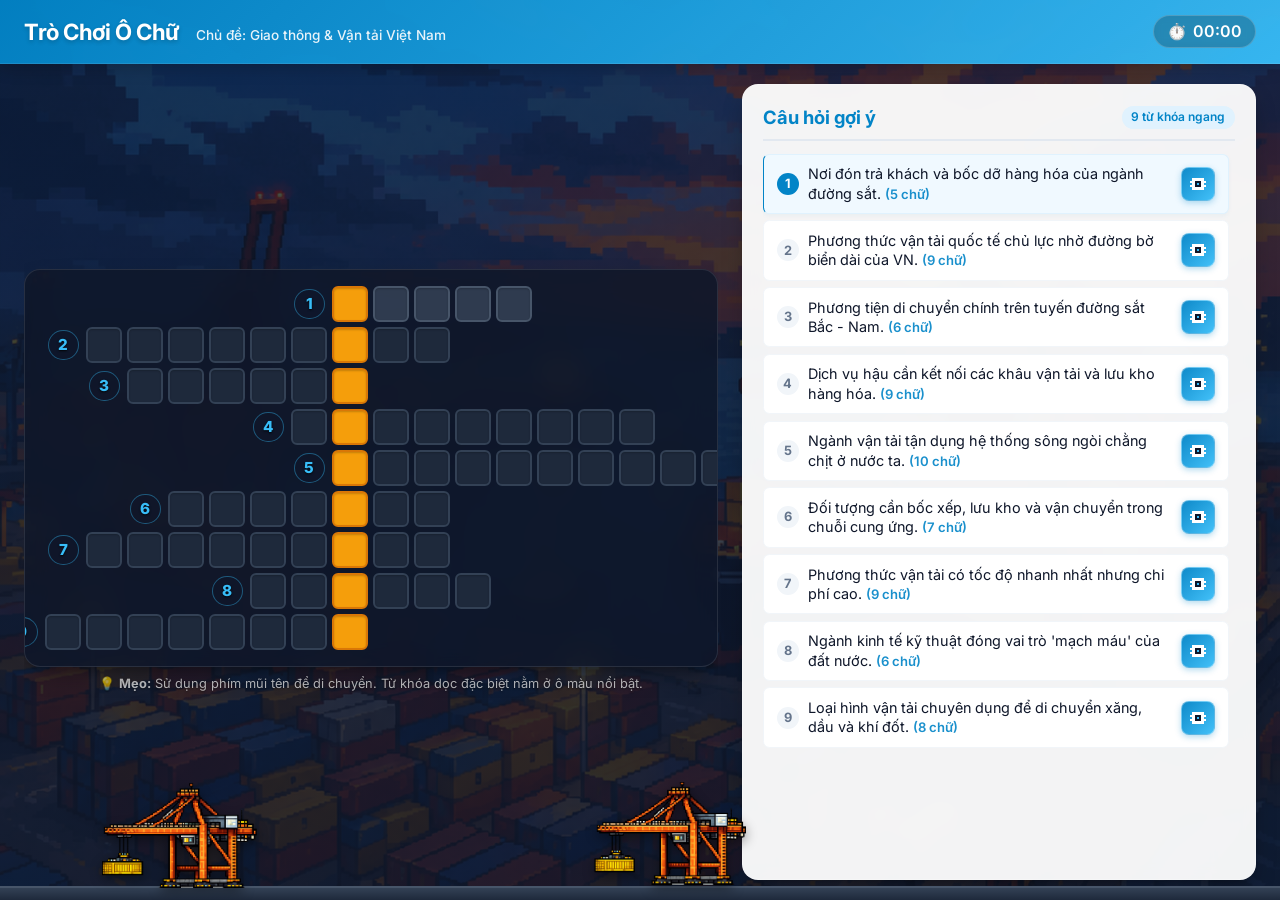
<file: index.html>
<!DOCTYPE html>
<html lang="vi">
<head>
    <meta charset="UTF-8">
    <meta name="viewport" content="width=device-width, initial-scale=1.0">
    <title>Trò chơi Ô chữ - Chủ đề Giao thông Vận tải</title>
    <meta name="description" content="Trò chơi giải ô chữ trực tuyến tương tác với từ khóa ẩn chủ đề Giao thông Vận tải tại Việt Nam. Thiết kế cao cấp, tối ưu UX cho gõ tiếng Việt.">
    <!-- Nạp phông chữ Inter từ Google Fonts để mang lại trải nghiệm typography hiện đại, cao cấp -->
    <link rel="preconnect" href="https://fonts.googleapis.com">
    <link rel="preconnect" href="https://fonts.gstatic.com" crossorigin>
    <link href="https://fonts.googleapis.com/css2?family=Inter:wght@400;500;600;700&display=swap" rel="stylesheet">
    <!-- Liên kết tệp định dạng CSS -->
    <link rel="stylesheet" href="style.css">
</head>
<body>
    <!-- Phần tiêu đề trang web sử dụng màu sắc nhấn Sky-blue -->
    <header class="app-header">
        <div class="header-content">
            <h1>Trò Chơi Ô Chữ</h1>
            <p class="subtitle">Chủ đề: Giao thông & Vận tải Việt Nam</p>
        </div>
        <!-- Bộ đếm thời gian thực của trò chơi -->
        <div class="timer-container">
            <span class="timer-icon">⏱️</span>
            <span id="timer-display">00:00</span>
        </div>
    </header>

    <!-- Khu vực nội dung chính của trò chơi -->
    <main class="app-main">
        <!-- Vùng chứa bảng lưới ô chữ (Sẽ được tạo động bằng JavaScript) -->
        <section class="grid-section">
            <div class="grid-wrapper">
                <div id="crossword-grid" class="crossword-grid" role="grid" aria-label="Bảng ô chữ">
                    <!-- Các hàng và ô chữ sẽ được thêm tự động tại đây -->
                </div>
            </div>
            <div class="grid-instructions">
                <p>💡 <strong>Mẹo:</strong> Sử dụng phím mũi tên để di chuyển. Từ khóa dọc đặc biệt nằm ở ô màu nổi bật.</p>
            </div>
        </section>

        <!-- Vùng chứa danh sách các câu hỏi gợi ý (Clues) -->
        <section class="clues-section">
            <div class="clues-header">
                <h2>Câu hỏi gợi ý</h2>
                <span class="clues-count">9 từ khóa ngang</span>
            </div>
            <ol id="clues-list" class="clues-list">
                <!-- Danh sách câu hỏi sẽ được render tự động qua JavaScript -->
            </ol>
        </section>
    </main>

    <!-- Footer chứa nút chức năng gỡ lỗi (Debug Mode) -->
    <footer class="app-footer">
        <button id="btn-debug-solve" class="btn-debug" title="Điền toàn bộ đáp án chính xác để kiểm tra trò chơi">
            ⚡ Solve All (Debug)
        </button>
    </footer>

    <!-- Khu vực hoạt họa đáy trang web: Bãi cảng biển logistics sử dụng hình ảnh thực tế chất lượng cao -->
    <!-- Gồm: Cần cẩu tĩnh/động và các xe container di chuyển đúng chiều tiến về phía trước (Các container tĩnh đã được gỡ bỏ theo yêu cầu) -->
    <div class="seaport-assets-container" aria-hidden="true">
        <!-- Đường nền/cầu cảng logistics -->
        <div class="seaport-ground"></div>
        
        <!-- Ghi chú: Các hình ảnh container tĩnh loại 1 và loại 2 đã được gỡ bỏ theo yêu cầu của người dùng -->

        <!-- 2 Cần cẩu tĩnh (file PNG) bố trí ở vị trí cố định bên trái và bên phải -->
        <div class="port-asset static-crane crane-pos-left">
            <img src="Image/Cần_cẩu.png" alt="Cần cẩu tĩnh" loading="lazy">
        </div>

        <!-- 1 Cần cẩu hoạt động (file GIF) đặt ở khu vực trung tâm giữa bãi cảng -->
        <div class="port-asset active-crane-gif">
            <img src="Image/Cần_cẩu.gif" alt="Cần cẩu hoạt động" loading="lazy">
        </div>

        <!-- Xe container số 1 di chuyển từ trái sang phải (áp dụng lật scaleX(-1) để quay đầu xe sang phải tiến về phía trước) -->
        <div class="port-asset moving-truck truck-lane-1">
            <img src="Image/Xe_Container.png" alt="Xe container di chuyển" class="truck-facing-right" loading="lazy">
        </div>

        <!-- Xe container số 2 di chuyển từ phải sang trái (giữ nguyên scaleX(1) do ảnh gốc hướng trái để xe tiến về phía trước) -->
        <div class="port-asset moving-truck truck-lane-2">
            <img src="Image/Xe_Container.png" alt="Xe container di chuyển" class="truck-facing-left" loading="lazy">
        </div>
    </div>

    <!-- Màn hình Modal chúc mừng hiển thị khi người dùng hoàn thành toàn bộ ô chữ -->
    <div id="victory-modal" class="modal-overlay hidden" role="dialog" aria-modal="true" aria-labelledby="modal-title">
        <div class="modal-content">
            <div class="modal-header">
                <div class="trophy-icon">🏆</div>
                <h2 id="modal-title">Chúc Mừng!</h2>
            </div>
            <div class="modal-body">
                <p>Bạn đã xuất sắc giải mã toàn bộ ô chữ và tìm ra từ khóa ẩn:</p>
                <div class="keyword-reveal">GIAO THÔNG</div>
                <div class="stats-box">
                    <span class="stats-label">Thời gian hoàn thành:</span>
                    <span id="final-time" class="stats-value">00:00</span>
                </div>
            </div>
            <div class="modal-footer">
                <button id="btn-retry" class="btn-primary">🔄 Chơi lại ngay</button>
            </div>
        </div>
    </div>

    <!-- Nạp tệp mã logic JavaScript -->
    <script src="script.js"></script>
</body>
</html>
</file>
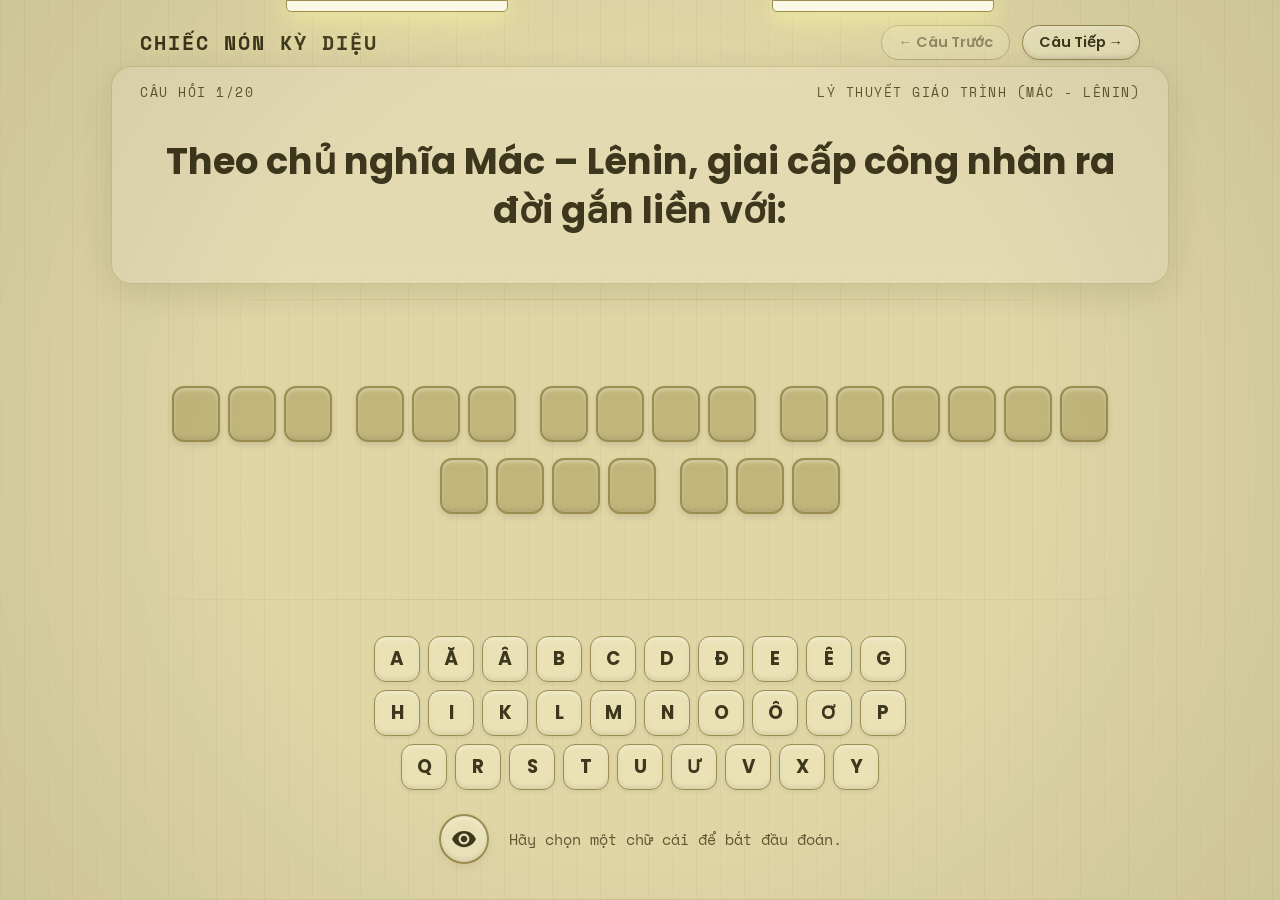
<file: cnkd.html>
<!DOCTYPE html>
<html lang="vi">
<head>
    <meta charset="UTF-8">
    <meta name="viewport" content="width=device-width, initial-scale=1.0">
    <title>Chiếc Nón Kỳ Diệu - Backroom Level 0</title>
    <!-- Google Fonts: Nhập phông chữ Poppins (như trên Canva) và Space Mono cho phong cách cổ điển -->
    <link rel="preconnect" href="https://fonts.googleapis.com">
    <link rel="preconnect" href="https://fonts.gstatic.com" crossorigin>
    <link href="https://fonts.googleapis.com/css2?family=Poppins:wght@300;400;500;600;700;800&family=Space+Mono:ital,wght@0,400;0,700;1,400;1,700&display=swap" rel="stylesheet">
    <style>
        /* --- DESIGN SYSTEM: BACKROOM LEVEL 0 THEME --- */
        :root {
            /* Tông màu vàng úa dán tường ẩm mốc đặc trưng */
            --bg-base: #dfd5a5;
            --bg-wallpaper: #d2c385;
            --bg-panel: rgba(230, 222, 185, 0.65);
            --bg-panel-solid: #eae3b9;
            --text-main: #3d371d;
            --text-muted: #5e5531;
            --color-accent: #b0a158;
            --color-glow: #fffaa0;
            --cell-bg-hidden: #c2b57a;
            --cell-bg-reveal: #fbf8e6;
            --cell-border: #9b8d4e;
            --btn-active: #eae2b5;
            --btn-hover: #f3edd0;
            --btn-disabled: rgba(180, 170, 120, 0.4);
            /* Thay đổi phông chữ chính sang Poppins theo yêu cầu */
            --font-main: 'Poppins', sans-serif;
            --font-mono: 'Space Mono', monospace;
            --shadow-soft: 0 8px 32px rgba(45, 41, 24, 0.12);
            --shadow-inset: inset 0 2px 4px rgba(255, 255, 255, 0.4), inset 0 -2px 4px rgba(0, 0, 0, 0.1);
        }

        /* Họa tiết sọc dọc mờ của giấy dán tường Backroom */
        body {
            margin: 0;
            padding: 0;
            height: 100vh;
            display: flex;
            flex-direction: column;
            font-family: var(--font-main);
            background: 
                linear-gradient(90deg, rgba(0, 0, 0, 0.03) 1px, transparent 1px),
                linear-gradient(90deg, rgba(255, 255, 255, 0.05) 2px, transparent 2px),
                var(--bg-base);
            background-size: 24px 100%, 48px 100%;
            color: var(--text-main);
            overflow: hidden;
            position: relative;
        }

        /* Hiệu ứng đèn huỳnh quang nhấp nháy mờ ảo toàn bộ màn hình */
        body::before {
            content: "";
            position: absolute;
            top: 0; left: 0; right: 0; bottom: 0;
            background: radial-gradient(circle, transparent 50%, rgba(0, 0, 0, 0.08) 100%);
            pointer-events: none;
            z-index: 10;
        }

        /* --- 2 BÓNG ĐÈN HUỲNH QUANG TRÊN TRẦN --- */
        .ceiling-lights {
            position: absolute;
            top: 0;
            left: 0;
            right: 0;
            display: flex;
            justify-content: space-around;
            padding: 0 12%;
            pointer-events: none;
            z-index: 15;
        }

        .light-fixture {
            width: 220px;
            height: 10px;
            background: #fbf8e6;
            border: 1px solid var(--cell-border);
            border-bottom-left-radius: 5px;
            border-bottom-right-radius: 5px;
            box-shadow: 
                0 2px 25px rgba(255, 250, 160, 0.9), 
                0 6px 45px rgba(255, 250, 160, 0.5);
            animation: bulb-flicker 7s infinite alternate;
            transition: all 0.1s ease;
        }

        /* Tạo độ lệch pha nhấp nháy giữa 2 đèn cho tự nhiên */
        #light-2 {
            animation-delay: 1.8s;
        }

        /* Animation chớp tắt đèn huỳnh quang giả lập môi trường backroom */
        @keyframes bulb-flicker {
            0%, 18%, 20%, 22%, 24%, 53%, 55%, 57%, 88%, 90%, 100% {
                background: #fbf8e6;
                box-shadow: 
                    0 2px 25px rgba(255, 250, 160, 0.9), 
                    0 6px 45px rgba(255, 250, 160, 0.5);
                opacity: 1;
            }
            19%, 21%, 23%, 54%, 56%, 89% {
                background: #b5aa76;
                box-shadow: none;
                opacity: 0.25;
            }
        }

        /* --- 3 PHẦN MÀN HÌNH NGANG BẰNG NHAU --- */
        .section {
            height: 33.33vh;
            display: flex;
            align-items: center;
            justify-content: center;
            padding: 16px 24px;
            box-sizing: border-box;
            position: relative;
            z-index: 2;
        }

        /* Viền phân cách mềm mại giữa các phần */
        .section:not(:last-child)::after {
            content: "";
            position: absolute;
            bottom: 0;
            left: 5%;
            width: 90%;
            height: 1px;
            background: linear-gradient(90deg, transparent, rgba(155, 141, 78, 0.3) 50%, transparent);
        }

        /* --- PHẦN 1: CÂU HỎI & ĐIỀU HƯỚNG --- */
        .section-top {
            flex-direction: column;
            justify-content: space-between;
            padding-top: 25px; /* Chừa không gian cho đèn trần */
        }

        /* Thanh tiêu đề & điều khiển câu hỏi */
        .header-controls {
            width: 100%;
            max-width: 1000px;
            display: flex;
            justify-content: space-between;
            align-items: center;
            margin-bottom: 6px;
        }

        .game-title {
            font-family: var(--font-mono);
            font-size: 1.25rem;
            font-weight: 700;
            letter-spacing: 2px;
            text-transform: uppercase;
            color: var(--text-main);
            text-shadow: 0 0 10px rgba(255, 250, 160, 0.4);
            animation: text-flicker 5s infinite alternate;
        }

        .nav-buttons {
            display: flex;
            gap: 12px;
        }

        .btn-nav {
            background: var(--bg-panel-solid);
            border: 1px solid var(--cell-border);
            color: var(--text-main);
            padding: 6px 16px;
            border-radius: 20px;
            cursor: pointer;
            font-family: var(--font-main);
            font-weight: 600;
            font-size: 0.9rem;
            transition: all 0.2s ease;
            box-shadow: var(--shadow-inset), 0 2px 4px rgba(0,0,0,0.05);
        }

        .btn-nav:hover:not(:disabled) {
            transform: translateY(-1px);
            background: var(--btn-hover);
            box-shadow: var(--shadow-inset), 0 4px 8px rgba(0,0,0,0.08);
        }

        .btn-nav:active:not(:disabled) {
            transform: translateY(1px);
        }

        .btn-nav:disabled {
            opacity: 0.5;
            cursor: not-allowed;
            box-shadow: none;
        }

        /* Hộp hiển thị câu hỏi */
        .question-box {
            background: var(--bg-panel);
            backdrop-filter: blur(8px);
            border: 1px solid rgba(155, 141, 78, 0.35);
            border-radius: 20px;
            padding: 16px 28px;
            width: 100%;
            max-width: 1000px;
            flex-grow: 1;
            display: flex;
            flex-direction: column;
            justify-content: center;
            box-shadow: var(--shadow-soft);
            transition: opacity 0.3s ease;
            overflow-y: auto;
        }

        .question-meta {
            font-family: var(--font-mono);
            font-size: 0.8rem;
            color: var(--text-muted);
            margin-bottom: 4px;
            text-transform: uppercase;
            letter-spacing: 1.5px;
            display: flex;
            justify-content: space-between;
        }

        /* Câu hỏi lớn gấp 3 lần để dễ đọc theo yêu cầu (khoảng 2.4rem) */
        .question-text {
            font-size: 2.3rem;
            line-height: 1.35;
            font-weight: 700;
            margin: 0;
            text-align: center;
            color: var(--text-main);
            display: flex;
            align-items: center;
            justify-content: center;
            flex-grow: 1;
            word-break: break-word;
        }

        /* --- PHẦN 2: ĐÁP ÁN (CÁC Ô CHỮ ẨN) --- */
        .section-middle {
            flex-direction: column;
            overflow-x: auto;
            white-space: nowrap;
        }

        /* Vùng chứa các từ trong đáp án */
        .answer-container {
            display: flex;
            flex-wrap: wrap;
            justify-content: center;
            gap: 16px 24px;
            max-width: 1100px;
            padding: 12px;
        }

        /* Từng từ riêng biệt */
        .word-box {
            display: flex;
            gap: 8px;
        }

        /* Từng ô chữ cái */
        .char-cell {
            width: 44px;
            height: 52px;
            background: var(--cell-bg-hidden);
            border: 2px solid var(--cell-border);
            border-radius: 12px;
            display: flex;
            align-items: center;
            justify-content: center;
            font-size: 1.6rem;
            font-weight: 700;
            color: transparent;
            text-transform: uppercase;
            box-shadow: var(--shadow-inset), 0 3px 6px rgba(0,0,0,0.1);
            user-select: none;
            transition: transform 0.4s cubic-bezier(0.175, 0.885, 0.32, 1.275), background 0.3s ease, border-color 0.3s ease;
            position: relative;
        }

        /* Hiệu ứng lật mở 3D */
        .char-cell.revealed {
            background: var(--cell-bg-reveal);
            border-color: var(--text-main);
            color: var(--text-main);
            transform: rotateY(180deg);
            box-shadow: 0 4px 10px rgba(0,0,0,0.06);
        }

        .char-cell.revealed span {
            transform: rotateY(180deg);
            display: inline-block;
        }

        /* Trạng thái xem qua mắt */
        .char-cell.eye-reveal {
            background: #fffbeb;
            border-color: #d2c385;
            color: #8c7e3e;
            transform: rotateY(180deg);
        }
        .char-cell.eye-reveal span {
            transform: rotateY(180deg);
            display: inline-block;
        }

        /* --- PHẦN 3: BẢNG CHỮ CÁI & CÁC NÚT ĐIỀU KHIỂN --- */
        .section-bottom {
            flex-direction: column;
            justify-content: space-evenly;
        }

        /* Bảng chữ cái */
        .keyboard-container {
            display: flex;
            flex-direction: column;
            gap: 8px;
            align-items: center;
            width: 100%;
            max-width: 850px;
        }

        .keyboard-row {
            display: flex;
            gap: 8px;
            justify-content: center;
            width: 100%;
        }

        /* Nút chữ cái */
        .btn-char {
            background: var(--btn-active);
            border: 1px solid var(--cell-border);
            color: var(--text-main);
            font-family: var(--font-main);
            font-size: 1.15rem;
            font-weight: 700;
            text-transform: uppercase;
            width: 46px;
            height: 46px;
            border-radius: 12px;
            cursor: pointer;
            display: flex;
            align-items: center;
            justify-content: center;
            transition: all 0.15s ease;
            box-shadow: var(--shadow-inset), 0 2px 4px rgba(0,0,0,0.06);
        }

        .btn-char:hover:not(:disabled) {
            transform: translateY(-2px);
            background: var(--btn-hover);
            border-color: var(--text-main);
            box-shadow: var(--shadow-inset), 0 4px 8px rgba(0,0,0,0.1);
        }

        .btn-char:active:not(:disabled) {
            transform: translateY(1px);
        }

        /* Nút đã bấm chọn (xám đi) */
        .btn-char:disabled {
            background: var(--btn-disabled);
            border-color: rgba(155, 141, 78, 0.2);
            color: rgba(61, 55, 29, 0.3);
            box-shadow: none;
            transform: none;
            cursor: not-allowed;
        }

        /* Dòng dưới cùng: con mắt và các nút khác */
        .utility-row {
            display: flex;
            align-items: center;
            gap: 20px;
            margin-top: 4px;
        }

        /* Nút con mắt */
        .btn-eye {
            background: var(--bg-panel-solid);
            border: 2px solid var(--cell-border);
            width: 50px;
            height: 50px;
            border-radius: 50%;
            cursor: pointer;
            display: flex;
            align-items: center;
            justify-content: center;
            box-shadow: var(--shadow-inset), 0 4px 10px rgba(0,0,0,0.06);
            transition: all 0.2s ease;
            position: relative;
        }

        .btn-eye:hover {
            transform: scale(1.05);
            background: var(--btn-hover);
            box-shadow: var(--shadow-inset), 0 6px 12px rgba(0,0,0,0.1);
        }

        .btn-eye.active {
            background: #fffbeb;
            border-color: var(--text-main);
            box-shadow: inset 0 2px 5px rgba(0,0,0,0.1), 0 2px 4px rgba(0,0,0,0.05);
        }

        .btn-eye svg {
            width: 26px;
            height: 26px;
            fill: var(--text-main);
            transition: fill 0.2s ease;
        }

        .btn-eye.active svg {
            fill: #b0a158;
        }

        /* Thông điệp trạng thái */
        .status-message {
            font-family: var(--font-mono);
            font-size: 0.95rem;
            color: var(--text-muted);
            min-height: 24px;
            font-weight: 500;
            display: flex;
            align-items: center;
            gap: 8px;
        }

        .status-success {
            color: #556b2f;
            font-weight: bold;
        }

        /* Hoạt họa nhấp nháy chữ mờ ảo */
        @keyframes text-flicker {
            0%, 19%, 21%, 23%, 25%, 54%, 56%, 100% {
                text-shadow: 0 0 8px rgba(255, 250, 160, 0.5);
                opacity: 1;
            }
            20%, 22%, 24%, 55% {
                text-shadow: none;
                opacity: 0.6;
            }
        }

        /* Chữ hiển thị thông báo chúc mừng */
        .celebration-banner {
            position: absolute;
            background: rgba(251, 248, 230, 0.96);
            border: 2px solid var(--text-main);
            border-radius: 16px;
            padding: 20px 36px;
            font-size: 1.3rem;
            font-weight: 700;
            box-shadow: var(--shadow-soft);
            display: none;
            z-index: 100;
            animation: pop-in 0.4s cubic-bezier(0.175, 0.885, 0.32, 1.275);
            text-align: center;
        }

        @keyframes pop-in {
            0% { transform: scale(0.8); opacity: 0; }
            100% { transform: scale(1); opacity: 1; }
        }
    </style>
</head>
<body>

    <!-- 2 BÓNG ĐÈN TRÊN TRẦN -->
    <div class="ceiling-lights">
        <div class="light-fixture" id="light-1"></div>
        <div class="light-fixture" id="light-2"></div>
    </div>

    <!-- PHẦN 1: CÂU HỎI -->
    <div class="section section-top">
        <div class="header-controls">
            <div class="game-title">Chiếc Nón Kỳ Diệu</div>
            <div class="nav-buttons">
                <button class="btn-nav" id="btn-prev" onclick="changeQuestion(-1)">← Câu Trước</button>
                <button class="btn-nav" id="btn-next" onclick="changeQuestion(1)">Câu Tiếp →</button>
            </div>
        </div>
        <div class="question-box" id="question-box">
            <div class="question-meta">
                <span id="question-index">CÂU HỎI 1/20</span>
                <span id="question-category">Chủ nghĩa Mác - Lênin</span>
            </div>
            <!-- Cỡ chữ câu hỏi đã được làm lớn hơn gấp 3 lần và căn giữa -->
            <div class="question-text" id="question-text">Đang tải câu hỏi...</div>
        </div>
    </div>

    <!-- PHẦN 2: Ô CHỮ ĐÁP ÁN -->
    <div class="section section-middle">
        <div class="answer-container" id="answer-container">
            <!-- Sẽ sinh các ô chữ từ JS -->
        </div>
    </div>

    <!-- PHẦN 3: BÀN PHÍM CHỮ CÁI & ĐIỀU KHIỂN -->
    <div class="section section-bottom">
        <div class="keyboard-container" id="keyboard-container">
            <!-- Sẽ sinh bàn phím chữ cái tiếng Việt từ JS -->
        </div>
        <div class="utility-row">
            <!-- Nút hình con mắt -->
            <button class="btn-eye" id="btn-eye" onclick="toggleEyeReveal()" title="Xem đáp án">
                <svg viewBox="0 0 24 24">
                    <path d="M12 4.5C7 4.5 2.73 7.61 1 12c1.73 4.39 6 7.5 11 7.5s9.27-3.11 11-7.5c-1.73-4.39-6-7.5-11-7.5zM12 17c-2.76 0-5-2.24-5-5s2.24-5 5-5 5 2.24 5 5-2.24 5-5 5zm0-8c-1.66 0-3 1.34-3 3s1.34 3 3 3 3-1.34 3-3-1.34-3-3-3z"/>
                </svg>
            </button>
            <div class="status-message" id="status-message">Hãy chọn một chữ cái để bắt đầu đoán.</div>
        </div>
    </div>

    <!-- Banner chúc mừng chiến thắng câu hỏi -->
    <div class="celebration-banner" id="celebration-banner">
        <div>🎉 BẠN ĐÃ GIẢI ĐÁP THÀNH CÔNG! 🎉</div>
        <div style="font-size: 1rem; font-weight: normal; margin-top: 10px; color: var(--text-muted);" id="celebration-detail"></div>
    </div>

    <script>
        // DỮ LIỆU CÂU HỎI TRỰC TIẾP TỪ QA.TXT ĐỂ HỖ TRỢ CHẠY OFFLINE
        const rawQAData = `PHẦN I. CÂU HỎI TRẮC NGHIỆM LÝ THUYẾT GIÁO TRÌNH
(10 câu)
Câu 1
Theo chủ nghĩa Mác – Lênin, giai cấp công nhân ra đời gắn liền với:
A. Nền kinh tế nông nghiệp
B. Nền đại công nghiệp hiện đại
C. Chế độ phong kiến
D. Kinh tế tự cung tự cấp
→ Đáp án: B

Câu 2
Đặc điểm cơ bản của giai cấp công nhân về phương diện kinh tế – xã hội là:
A. Sở hữu tư liệu sản xuất chủ yếu
B. Lao động cá thể
C. Không sở hữu tư liệu sản xuất chủ yếu
D. Sống bằng địa tô
→ Đáp án: C

Câu 3
Theo Mác – Lênin, giai cấp công nhân sống chủ yếu bằng:
A. Lợi nhuận
B. Địa tô
C. Tiền lương từ việc bán sức lao động
D. Cổ phần doanh nghiệp
→ Đáp án: C

Câu 4
Đặc điểm nào sau đây giúp giai cấp công nhân có khả năng tổ chức cao?
A. Lao động phân tán
B. Lao động theo dây chuyền công nghiệp
C. Sở hữu nhiều ruộng đất
D. Lao động cá nhân độc lập
→ Đáp án: B

Câu 5
Sứ mệnh lịch sử của giai cấp công nhân là:
A. Bảo vệ chế độ phong kiến
B. Xây dựng chủ nghĩa tư bản
C. Xóa bỏ chủ nghĩa tư bản, xây dựng CNXH
D. Phát triển kinh tế tư nhân
→ Đáp án: C

Câu 6
Nội dung kinh tế trong sứ mệnh lịch sử của giai cấp công nhân là:
A. Xây dựng nền sản xuất hiện đại
B. Tăng địa tô cho địa chủ
C. Mở rộng chế độ phong kiến
D. Xóa bỏ khoa học công nghệ
→ Đáp án: A

Câu 7
Đội tiên phong chính trị của giai cấp công nhân là:
A. Quốc hội
B. Công đoàn
C. Đảng Cộng sản
D. Nhà nước
→ Đáp án: C

Câu 8
Một trong những đặc điểm nổi bật của giai cấp công nhân là:
A. Tính phân tán cao
B. Tính tổ chức và kỷ luật cao
C. Sở hữu nhiều tài sản
D. Lao động độc lập tuyệt đối
→ Đáp án: B

Câu 9
Nội dung văn hóa – tư tưởng của sứ mệnh lịch sử giai cấp công nhân là:
A. Truyền bá mê tín dị đoan
B. Xây dựng hệ giá trị tiến bộ
C. Bảo vệ tư tưởng phong kiến
D. Tách rời khoa học công nghệ
→ Đáp án: B

Câu 10
Theo chủ nghĩa Mác – Lênin, giai cấp công nhân có tính quốc tế vì:
A. Có lợi ích cơ bản tương đồng ở nhiều quốc gia
B. Sở hữu nhiều công ty đa quốc gia
C. Không chịu ảnh hưởng của kinh tế
D. Chỉ làm việc ở nước ngoài
→ Đáp án: A

PHẦN II. CÂU HỎI TRẮC NGHIỆM LIÊN HỆ NỘI DUNG ĐÃ SOẠN
(10 câu)
Câu 11
Trong nền kinh tế số, yếu tố nào được xem là tư liệu sản xuất chủ yếu?
A. Xe máy cá nhân
B. Điện thoại
C. Nền tảng số và dữ liệu
D. Đồng phục shipper
→ Đáp án: C

Câu 12
Theo góc nhìn Mác – Lênin, tài xế công nghệ vẫn phụ thuộc vào:
A. Gia đình
B. Nền tảng công nghệ và thuật toán
C. Thời tiết
D. Người thân
→ Đáp án: B

Câu 13
“Algorithmic management” nghĩa là:
A. Quản lý bằng cảm xúc
B. Quản lý bằng thuật toán
C. Quản lý thủ công
D. Quản lý bằng giấy tờ
→ Đáp án: B

Câu 14
Điểm nào sau đây khiến lao động nền tảng khác công nhân truyền thống?
A. Đều bán sức lao động
B. Đều cần thu nhập
C. Lao động nền tảng phân tán và linh hoạt hơn
D. Đều chịu áp lực công việc
→ Đáp án: C

Câu 15
Doanh nghiệp nền tảng thường gọi tài xế công nghệ là:
A. Công chức
B. Đối tác
C. Cán bộ
D. Chủ doanh nghiệp
→ Đáp án: B

Câu 16
Một khó khăn của lao động nền tảng trong việc hình thành ý thức giai cấp là:
A. Làm việc tập trung
B. Có công đoàn mạnh
C. Tính cá nhân hóa cao
D. Sở hữu doanh nghiệp riêng
→ Đáp án: C

Câu 17
Freelancer nào dưới đây có tính độc lập cao hơn công nhân truyền thống?
A. Người chạy xe công nghệ phụ thuộc app
B. Designer freelance tự tìm khách hàng
C. Công nhân dây chuyền sản xuất
D. Lao động thời vụ nhà máy
→ Đáp án: B

Câu 18
Điểm giống giữa công nhân truyền thống và lao động nền tảng là:
A. Đều sở hữu tư liệu sản xuất chủ yếu
B. Đều bán sức lao động để kiếm sống
C. Đều làm việc trong nhà máy
D. Đều có hợp đồng dài hạn
→ Đáp án: B

Câu 19
Trong chủ nghĩa tư bản số, yếu tố nào tạo nên quyền lực của doanh nghiệp nền tảng?
A. Địa tô
B. Dữ liệu và thuật toán
C. Ruộng đất
D. Vũ khí
→ Đáp án: B

Câu 20
Nhận định nào phù hợp nhất với lao động nền tảng hiện nay?
A. Giai cấp công nhân đã biến mất hoàn toàn
B. Lao động nền tảng không liên quan đến công nhân hiện đại
C. Giai cấp công nhân đang biến đổi hình thức trong thời đại số
D. AI đã thay thế hoàn toàn lao động con người
→ Đáp án: C`;

        // BẢNG CHỮ CÁI TIẾNG VIỆT 29 CHỮ CÁI CHUẨN (KHÔNG DẤU THANH)
        const VIETNAMESE_ALPHABET = [
            ['a', 'ă', 'â', 'b', 'c', 'd', 'đ', 'e', 'ê', 'g'],
            ['h', 'i', 'k', 'l', 'm', 'n', 'o', 'ô', 'ơ', 'p'],
            ['q', 'r', 's', 't', 'u', 'ư', 'v', 'x', 'y']
        ];

        // Hàm phân loại để hiển thị chủ đề câu hỏi
        function getQuestionCategory(id) {
            return id <= 10 ? "Lý thuyết giáo trình (Mác - Lênin)" : "Liên hệ thực tế & Kinh tế số";
        }

        // BỘ PARSER DỮ LIỆU QA.TXT
        function parseQuestions(text) {
            const parsed = [];
            const regex = /Câu\s+(\d+)[\r\n]+([\s\S]*?)(?=Câu\s+\d+|$)/gi;
            let match;
            
            while ((match = regex.exec(text)) !== null) {
                const num = parseInt(match[1]);
                const block = match[2].trim();
                const lines = block.split(/\r?\n/).map(l => l.trim()).filter(l => l.length > 0);
                
                let questionText = "";
                const options = {};
                let answerKey = "";
                
                let optionsStarted = false;
                for (let line of lines) {
                    if (/^[A-D]\./i.test(line)) {
                        optionsStarted = true;
                        const key = line.charAt(0).toUpperCase();
                        const val = line.substring(2).trim();
                        options[key] = val;
                    } else if (/^(→\s*)?Đáp\s*án\s*:\s*([A-D])/i.test(line)) {
                        const ansMatch = line.match(/(?:Đáp\s*án\s*:\s*|→\s*Đáp\s*án\s*:\s*)([A-D])/i);
                        if (ansMatch) {
                            answerKey = ansMatch[1].toUpperCase();
                        }
                    } else if (!optionsStarted) {
                        if (questionText) questionText += "\n";
                        questionText += line;
                    }
                }
                
                if (questionText && answerKey && options[answerKey]) {
                    parsed.push({
                        id: num,
                        question: questionText,
                        options: options,
                        answerKey: answerKey,
                        answerText: options[answerKey]
                    });
                }
            }
            return parsed;
        }

        // Ánh xạ chữ tiếng Việt có dấu về chữ cái gốc không dấu thanh tương ứng
        function getBaseChar(char) {
            const c = char.toLowerCase();
            
            // Xóa dấu thanh giữ nguyên ký tự gốc tiếng Việt (a, ă, â, đ, ê, ô, ơ, ư...)
            if ('aáàảãạ'.includes(c)) return 'a';
            if ('ăắằẳẵặ'.includes(c)) return 'ă';
            if ('âấầẩẫậ'.includes(c)) return 'â';
            if ('eéèẻẽẹ'.includes(c)) return 'e';
            if ('êếềểễệ'.includes(c)) return 'ê';
            if ('iíìỉĩị'.includes(c)) return 'i';
            if ('oóòỏõọ'.includes(c)) return 'o';
            if ('ôốồổỗộ'.includes(c)) return 'ô';
            if ('ơớờởỡợ'.includes(c)) return 'ơ';
            if ('uúùủũụ'.includes(c)) return 'u';
            if ('ưứừửữự'.includes(c)) return 'ư';
            if ('yýỳỷỹỵ'.includes(c)) return 'y';
            if (c === 'đ') return 'đ';
            
            return c;
        }

        // Trạng thái game
        let questions = [];
        let currentIndex = 0;
        let guessedLetters = new Set();
        let eyeRevealActive = false;
        let gameCompleted = false;

        // Bắt đầu game
        window.addEventListener('DOMContentLoaded', () => {
            questions = parseQuestions(rawQAData);
            if (questions.length === 0) {
                document.getElementById('question-text').innerText = "Không thể phân tích dữ liệu câu hỏi. Vui lòng kiểm tra định dạng.";
                return;
            }
            renderKeyboard();
            loadQuestion(0);
        });

        // Khởi tạo bàn phím chữ cái
        function renderKeyboard() {
            const container = document.getElementById('keyboard-container');
            container.innerHTML = '';
            
            VIETNAMESE_ALPHABET.forEach(row => {
                const rowDiv = document.createElement('div');
                rowDiv.className = 'keyboard-row';
                
                row.forEach(char => {
                    const btn = document.createElement('button');
                    btn.className = 'btn-char';
                    btn.innerText = char;
                    btn.id = `btn-char-${char}`;
                    btn.onclick = () => guessLetter(char);
                    rowDiv.appendChild(btn);
                });
                container.appendChild(rowDiv);
            });
        }

        // Tải câu hỏi hiện tại
        function loadQuestion(index) {
            if (index < 0 || index >= questions.length) return;
            
            currentIndex = index;
            guessedLetters.clear();
            eyeRevealActive = false;
            gameCompleted = false;
            
            // Cập nhật giao diện điều khiển con mắt và bàn phím
            document.getElementById('btn-eye').classList.remove('active');
            document.getElementById('celebration-banner').style.display = 'none';
            document.getElementById('status-message').innerText = "Hãy chọn một chữ cái để bắt đầu đoán.";
            document.getElementById('status-message').className = "status-message";
            
            // Kích hoạt lại toàn bộ các nút chữ cái
            document.querySelectorAll('.btn-char').forEach(btn => btn.disabled = false);
            
            // Cập nhật điều hướng câu hỏi
            document.getElementById('btn-prev').disabled = index === 0;
            document.getElementById('btn-next').disabled = index === questions.length - 1;
            
            const q = questions[index];
            document.getElementById('question-index').innerText = `CÂU HỎI ${q.id}/${questions.length}`;
            document.getElementById('question-category').innerText = getQuestionCategory(q.id);
            document.getElementById('question-text').innerText = q.question;
            
            // Khởi tạo các ô chữ đáp án ẩn
            renderAnswerCells(q.answerText);
        }

        // Render các ô chữ ẩn
        function renderAnswerCells(answer) {
            const container = document.getElementById('answer-container');
            container.innerHTML = '';
            
            // Chia đáp án thành các từ
            const words = answer.split(' ');
            
            words.forEach(word => {
                const wordBox = document.createElement('div');
                wordBox.className = 'word-box';
                
                for (let i = 0; i < word.length; i++) {
                    const char = word.charAt(i);
                    const cell = document.createElement('div');
                    cell.className = 'char-cell';
                    
                    // Loại bỏ ký tự đặc biệt khỏi danh sách ô đoán (nếu có, vd dấu phẩy, gạch ngang)
                    const isLetter = /^[a-zA-Zà-ỹÀ-ỸđĐăĂâÂêÊôÔơƠưƯ]+$/i.test(char);
                    
                    if (isLetter) {
                        cell.dataset.char = char;
                        cell.dataset.baseChar = getBaseChar(char);
                        
                        const span = document.createElement('span');
                        span.innerText = char;
                        cell.appendChild(span);
                    } else {
                        // Nếu là ký tự đặc biệt (dấu câu), hiển thị trực tiếp
                        cell.className = 'char-cell revealed';
                        const span = document.createElement('span');
                        span.innerText = char;
                        cell.appendChild(span);
                    }
                    wordBox.appendChild(cell);
                }
                container.appendChild(wordBox);
            });
        }

        // Đoán chữ cái
        function guessLetter(char) {
            if (gameCompleted || eyeRevealActive) return;
            
            guessedLetters.add(char);
            
            // Xám nút trên bàn phím
            const btn = document.getElementById(`btn-char-${char}`);
            if (btn) btn.disabled = true;
            
            const q = questions[currentIndex];
            const answer = q.answerText;
            
            let foundCount = 0;
            const cells = document.querySelectorAll('.char-cell:not(.revealed)');
            
            cells.forEach(cell => {
                if (cell.dataset.baseChar === char) {
                    cell.classList.add('revealed');
                    foundCount++;
                }
            });
            
            const statusMsg = document.getElementById('status-message');
            if (foundCount > 0) {
                statusMsg.innerText = `Chính xác! Tìm thấy ${foundCount} chữ cái "${char.toUpperCase()}" trong đáp án.`;
                statusMsg.className = "status-message status-success";
            } else {
                statusMsg.innerText = `Tiếc quá! Không có chữ cái "${char.toUpperCase()}" nào trong đáp án.`;
                statusMsg.className = "status-message";
            }
            
            checkWinningCondition();
        }

        // Xem toàn bộ đáp án (Nút hình con mắt)
        function toggleEyeReveal() {
            if (gameCompleted) return;
            
            const btn = document.getElementById('btn-eye');
            eyeRevealActive = !eyeRevealActive;
            
            const cells = document.querySelectorAll('.char-cell');
            
            if (eyeRevealActive) {
                btn.classList.add('active');
                cells.forEach(cell => {
                    if (!cell.classList.contains('revealed')) {
                        cell.classList.add('eye-reveal');
                    }
                });
                document.getElementById('status-message').innerText = "Chế độ xem đáp án đang bật.";
            } else {
                btn.classList.remove('active');
                cells.forEach(cell => {
                    cell.classList.remove('eye-reveal');
                });
                document.getElementById('status-message').innerText = "Chế độ xem đáp án đã tắt.";
            }
        }

        // Kiểm tra điều kiện chiến thắng
        function checkWinningCondition() {
            // Đáp án được giải hoàn toàn khi không còn ô chữ nào bị ẩn
            const unrevealedCells = document.querySelectorAll('.char-cell:not(.revealed)');
            
            if (unrevealedCells.length === 0) {
                gameCompleted = true;
                
                const q = questions[currentIndex];
                
                // Hiện banner chúc mừng
                const detail = document.getElementById('celebration-detail');
                detail.innerText = `Đáp án đúng là: ${q.answerText}`;
                
                const banner = document.getElementById('celebration-banner');
                banner.style.display = 'block';
                
                // Căn giữa banner trên màn hình
                banner.style.left = `${(window.innerWidth - banner.offsetWidth) / 2}px`;
                banner.style.top = `${(window.innerHeight - banner.offsetHeight) / 2}px`;
            }
        }

        // Chuyển đổi câu hỏi
        function changeQuestion(step) {
            const nextIndex = currentIndex + step;
            if (nextIndex >= 0 && nextIndex < questions.length) {
                loadQuestion(nextIndex);
            }
        }
    </script>
</body>
</html>
</file>
<file: style.css>
/* ==========================================================================
   HỆ THỐNG BIẾN THIẾT KẾ (DESIGN TOKENS)
   ========================================================================== */
:root {
    /* Tông màu nhấn Sky-blue (Header & Focus) */
    --color-sky-primary: #0284c7;
    --color-sky-light: #38bdf8;
    --color-sky-gradient: linear-gradient(135deg, rgba(2, 132, 199, 0.95) 0%, rgba(56, 189, 248, 0.95) 100%);
    --color-sky-bg: #e0f2fe;

    /* Tông nền tối sang trọng cho Lưới (Dark Theme Grid) */
    --color-grid-bg: rgba(15, 23, 42, 0.85); /* Nền bán trong suốt để ngắm cảnh biển */
    --color-cell-empty: #1e293b;
    --color-cell-border: #334155;
    --color-cell-text: #f8fafc;

    /* Màu sắc đặc biệt cho Cột từ khóa (Keyword Column) */
    --color-keyword-bg: #f59e0b;
    --color-keyword-text: #ffffff;
    --color-keyword-border: #d97706;

    /* Các màu sắc trạng thái */
    --color-success-bg: #16a34a;
    --color-success-border: #22c55e;
    --color-row-highlight: rgba(56, 189, 248, 0.2);
    --color-clue-active: #f0f9ff;
    --color-clue-hover: #f1f5f9;

    /* Văn bản chung */
    --color-text-main: #0f172a;
    --color-text-muted: #64748b;

    /* Đổ bóng & Chuyển động */
    --shadow-premium: 0 10px 25px -5px rgba(0, 0, 0, 0.3), 0 8px 10px -6px rgba(0, 0, 0, 0.2);
    --shadow-modal: 0 20px 25px -5px rgba(0, 0, 0, 0.5), 0 10px 10px -5px rgba(0, 0, 0, 0.3);
    --transition-smooth: all 0.2s cubic-bezier(0.4, 0, 0.2, 1);
}

/* ==========================================================================
   RESET & KHÓA CUỘN TRANG (NON-SCROLLABLE 100VH LAYOUT)
   ========================================================================== */
* {
    box-sizing: border-box;
    margin: 0;
    padding: 0;
}

html, body {
    width: 100vw;
    height: 100vh;
    overflow: hidden; /* Cấm tuyệt đối cuộn toàn trang theo yêu cầu */
}

body {
    font-family: 'Inter', system-ui, -apple-system, sans-serif;
    /* Tích hợp hình ảnh cảng biển logistics cao cấp kèm lớp phủ mờ tối sang trọng */
    background: linear-gradient(rgba(15, 23, 42, 0.75), rgba(15, 23, 42, 0.88)), 
                url('Image/seaport_bg.png') no-repeat center center / cover;
    color: var(--color-text-main);
    line-height: 1.4;
    display: flex;
    flex-direction: column;
}

/* Tùy chỉnh thanh cuộn nội bộ đẹp mắt */
::-webkit-scrollbar {
    width: 6px;
    height: 6px;
}
::-webkit-scrollbar-track {
    background: rgba(0, 0, 0, 0.05);
    border-radius: 4px;
}
::-webkit-scrollbar-thumb {
    background: rgba(2, 132, 199, 0.3);
    border-radius: 4px;
}
::-webkit-scrollbar-thumb:hover {
    background: rgba(2, 132, 199, 0.6);
}

/* ==========================================================================
   HEADER TRÒ CHƠI (GỌN GÀNG, TIẾT KIỆM KHÔNG GIAN DỌC)
   ========================================================================== */
.app-header {
    background: var(--color-sky-gradient);
    backdrop-filter: blur(8px);
    color: #ffffff;
    padding: 0.6rem 1.5rem;
    display: flex;
    flex-direction: row;
    align-items: center;
    justify-content: space-between;
    height: 64px; /* Giới hạn chiều cao cố định */
    box-shadow: 0 4px 16px rgba(0, 0, 0, 0.2);
    flex-shrink: 0;
    border-bottom: 1px solid rgba(255, 255, 255, 0.1);
}

.header-content {
    display: flex;
    align-items: baseline;
    gap: 1rem;
}

.app-header h1 {
    font-size: 1.4rem;
    font-weight: 700;
    letter-spacing: -0.02em;
    text-shadow: 0 2px 4px rgba(0, 0, 0, 0.2);
}

.app-header .subtitle {
    font-size: 0.85rem;
    opacity: 0.9;
    font-weight: 500;
    display: none; /* Ẩn bớt trên mobile siêu nhỏ */
}

@media (min-width: 768px) {
    .app-header .subtitle {
        display: inline;
    }
}

/* Khu vực đồng hồ đếm thời gian */
.timer-container {
    background-color: rgba(0, 0, 0, 0.25);
    backdrop-filter: blur(4px);
    padding: 0.25rem 0.8rem;
    border-radius: 9999px;
    display: flex;
    align-items: center;
    gap: 0.4rem;
    font-weight: 600;
    font-size: 1rem;
    border: 1px solid rgba(255, 255, 255, 0.2);
}

.timer-icon {
    animation: pulse-slow 2s infinite;
}

/* ==========================================================================
   KHU VỰC CHÍNH (MAIN LAYOUT - CHIA CỘT NGANG TẬN DỤNG CHIỀU RỘNG)
   ========================================================================== */
.app-main {
    width: 100%;
    max-width: 1500px;
    margin: 0 auto;
    padding: 1rem;
    height: calc(100vh - 64px); /* Chiều cao chiếm trọn phần còn lại của màn hình */
    display: grid;
    grid-template-columns: 1fr;
    grid-template-rows: auto 1fr;
    gap: 1rem;
    overflow: hidden; /* Cấm tràn nội dung */
}

/* Đẩy mạnh chiều ngang trên các màn hình tiêu chuẩn để kéo các thành phần lên */
@media (min-width: 1024px) {
    .app-main {
        grid-template-columns: 1.35fr 1fr;
        grid-template-rows: 1fr;
        padding: 1.25rem 1.5rem;
        gap: 1.5rem;
    }
}

@media (min-width: 1400px) {
    .app-main {
        grid-template-columns: 1.45fr 1fr;
    }
}

/* ==========================================================================
   BẢNG LƯỚI Ô CHỮ (CỘT BÊN TRÁI)
   ========================================================================== */
.grid-section {
    display: flex;
    flex-direction: column;
    align-items: center;
    justify-content: center;
    height: 100%;
    overflow: hidden;
    width: 100%;
}

.grid-wrapper {
    background-color: var(--color-grid-bg);
    backdrop-filter: blur(12px);
    padding: 1rem;
    border-radius: 1rem;
    box-shadow: var(--shadow-premium);
    border: 1px solid rgba(255, 255, 255, 0.1);
    max-width: 100%;
    max-height: calc(100% - 30px); /* Dành không gian cho dòng hướng dẫn bên dưới */
    display: flex;
    align-items: center;
    justify-content: center;
    overflow: auto; /* Cho phép cuộn nhẹ nội bộ nếu màn hình quá chật */
}

/* Lưới chính xác 18 cột x 9 hàng */
.crossword-grid {
    display: grid;
    /* Thiết lập kích thước ô linh hoạt để bảo đảm không bao giờ vỡ khung */
    grid-template-columns: repeat(18, min(32px, calc((100vw - 4rem) / 18)));
    grid-template-rows: repeat(9, min(32px, calc((100vh - 15rem) / 9)));
    gap: 3px;
    justify-content: center;
}

@media (min-width: 1024px) {
    .crossword-grid {
        grid-template-columns: repeat(18, min(34px, calc((55vw - 4rem) / 18)));
        grid-template-rows: repeat(9, min(34px, calc((100vh - 12rem) / 9)));
        gap: 4px;
    }
}

@media (min-width: 1280px) {
    .crossword-grid {
        grid-template-columns: repeat(18, 36px);
        grid-template-rows: repeat(9, 36px);
        gap: 5px;
    }
}

/* Thiết kế cho từng ô nhập liệu */
.crossword-cell {
    width: 100%;
    height: 100%;
    background-color: var(--color-cell-empty);
    border: 1px solid var(--color-cell-border);
    border-radius: 4px;
    font-family: inherit;
    font-size: 0.85rem;
    font-weight: 700;
    text-align: center;
    text-transform: uppercase;
    color: var(--color-cell-text);
    transition: var(--transition-smooth);
    outline: none;
    cursor: pointer;
    caret-color: var(--color-sky-light);
    box-shadow: inset 0 1px 2px rgba(0,0,0,0.2);
    /* Tăng padding-top và giảm font-size để tránh trình duyệt trên Windows cắt mất phần dấu sắc/huyền xếp chồng trên ký tự mũ (Ố, Ể, Ẩ) */
    padding-top: 6px;
    padding-bottom: 0;
    line-height: normal;
}

@media (min-width: 1024px) {
    .crossword-cell {
        font-size: 0.95rem;
        padding-top: 6px;
        border-radius: 6px;
        border-width: 2px;
    }
}

/* Các ô rỗng không sử dụng */
.crossword-cell.disabled {
    visibility: hidden;
    pointer-events: none;
}

/* Hiệu ứng khi ô đang được focus gõ chữ */
.crossword-cell:focus {
    border-color: var(--color-sky-light);
    background-color: #2563eb;
    transform: scale(1.1);
    box-shadow: 0 0 12px rgba(56, 189, 248, 0.8);
    z-index: 10;
}

/* Cột từ khóa dọc đặc biệt (Cột số 8) */
.crossword-cell.keyword-column {
    background-color: var(--color-keyword-bg);
    border-color: var(--color-keyword-border);
    color: var(--color-keyword-text);
    text-shadow: 0 1px 2px rgba(0, 0, 0, 0.3);
}

.crossword-cell.keyword-column:focus {
    background-color: #f59e0b;
    border-color: #ffffff;
    box-shadow: 0 0 12px rgba(245, 158, 11, 0.9);
}

/* Hàng đang được đánh dấu (Highlight) */
.crossword-cell.row-highlight:not(:focus):not(.keyword-column):not(.success) {
    background-color: rgba(51, 65, 85, 0.9);
    border-color: #475569;
}

/* Hiệu ứng trả lời đúng */
.crossword-cell.success {
    background-color: var(--color-success-bg);
    border-color: var(--color-success-border);
    color: #ffffff;
    animation: success-pop 0.3s cubic-bezier(0.16, 1, 0.3, 1);
}

/* Số thứ tự hàng ngang hiển thị trực tiếp trên lưới */
.grid-row-number {
    display: flex;
    align-items: center;
    justify-content: center;
    font-size: 0.85rem;
    font-weight: 800;
    color: var(--color-sky-light);
    background-color: rgba(15, 23, 42, 0.5);
    border: 1px solid rgba(56, 189, 248, 0.4);
    border-radius: 50%;
    width: 85%;
    height: 85%;
    margin: auto;
    text-shadow: 0 1px 2px rgba(0,0,0,0.8);
    user-select: none;
}

@media (min-width: 1024px) {
    .grid-row-number {
        font-size: 0.95rem;
    }
}

/* Gợi ý / Mẹo nhỏ dưới bảng lưới */
.grid-instructions {
    margin-top: 0.5rem;
    font-size: 0.8rem;
    color: rgba(255, 255, 255, 0.7);
    text-align: center;
    text-shadow: 0 1px 2px rgba(0,0,0,0.5);
    height: 20px;
}

/* ==========================================================================
   DANH SÁCH CÂU HỎI GỢI Ý (CỘT BÊN PHẢI - CUỘN ĐỘC LẬP)
   ========================================================================== */
.clues-section {
    background-color: rgba(255, 255, 255, 0.95);
    backdrop-filter: blur(8px);
    padding: 1.25rem;
    border-radius: 1rem;
    box-shadow: var(--shadow-premium);
    border: 1px solid rgba(255, 255, 255, 0.2);
    display: flex;
    flex-direction: column;
    height: 100%;
    overflow: hidden; /* Cấm container ngoài cuộn */
}

.clues-header {
    display: flex;
    align-items: center;
    justify-content: space-between;
    margin-bottom: 0.8rem;
    padding-bottom: 0.5rem;
    border-bottom: 2px solid #e2e8f0;
    flex-shrink: 0;
}

.clues-header h2 {
    font-size: 1.15rem;
    font-weight: 700;
    color: var(--color-sky-primary);
}

.clues-count {
    font-size: 0.75rem;
    font-weight: 600;
    background-color: var(--color-sky-bg);
    color: var(--color-sky-primary);
    padding: 0.2rem 0.6rem;
    border-radius: 9999px;
}

/* Vùng danh sách tự động cuộn nội bộ mượt mà */
.clues-list {
    list-style: none;
    display: flex;
    flex-direction: column;
    gap: 0.4rem;
    overflow-y: auto; /* Thanh cuộn độc lập ngăn tràn trang */
    flex: 1;
    padding-right: 0.4rem;
}

.clue-item {
    padding: 0.6rem 0.8rem;
    border-radius: 0.4rem;
    border-left: 4px solid transparent;
    cursor: pointer;
    transition: var(--transition-smooth);
    display: flex;
    gap: 0.6rem;
    align-items: center;
    font-size: 0.9rem;
    background-color: #ffffff;
    border: 1px solid #f1f5f9;
}

.clue-number {
    font-weight: 700;
    color: var(--color-text-muted);
    background-color: #f1f5f9;
    width: 22px;
    height: 22px;
    border-radius: 50%;
    display: flex;
    align-items: center;
    justify-content: center;
    flex-shrink: 0;
    font-size: 0.8rem;
    transition: var(--transition-smooth);
}

.clue-text {
    flex: 1;
    color: var(--color-text-main);
    line-height: 1.35;
}

.clue-length {
    color: var(--color-sky-primary);
    font-size: 0.82rem;
    font-weight: 600;
    opacity: 0.9;
    white-space: nowrap;
}

.clue-item:hover {
    background-color: var(--color-clue-hover);
    border-color: #e2e8f0;
}

.clue-item.active {
    background-color: var(--color-clue-active);
    border-left-color: var(--color-sky-primary);
    border-top-color: var(--color-sky-bg);
    border-right-color: var(--color-sky-bg);
    border-bottom-color: var(--color-sky-bg);
    box-shadow: 0 2px 4px rgba(2, 132, 199, 0.05);
}

.clue-item.active .clue-number {
    background-color: var(--color-sky-primary);
    color: #ffffff;
}

.clue-item.solved {
    background-color: #fcfcfc;
    opacity: 0.85;
}

.clue-item.solved .clue-number {
    background-color: var(--color-success-bg);
    color: #ffffff;
}

.clue-item.solved .clue-text {
    color: var(--color-success-bg);
    font-weight: 500;
}

/* ==========================================================================
   NÚT DEBUG MODE (ĐỊNH VỊ TUYỆT ĐỐI TIẾT KIỆM KHÔNG GIAN)
   ========================================================================== */
.app-footer {
    display: none; /* Loại bỏ footer dòng mặc định để tránh đẩy layout */
}

/* Chuyển nút Debug lên góc trên cùng bên phải của Clues section hoặc góc dưới màn hình */
.btn-debug {
    position: absolute;
    bottom: 12px;
    right: 16px;
    background-color: rgba(15, 23, 42, 0.75);
    backdrop-filter: blur(4px);
    border: 1px solid rgba(255, 255, 255, 0.2);
    color: rgba(255, 255, 255, 0.8);
    padding: 0.35rem 0.7rem;
    border-radius: 0.4rem;
    font-size: 0.75rem;
    font-weight: 600;
    cursor: pointer;
    transition: var(--transition-smooth);
    z-index: 50;
    box-shadow: 0 2px 8px rgba(0,0,0,0.3);
}

.btn-debug:hover {
    background-color: var(--color-sky-primary);
    color: #ffffff;
    border-color: var(--color-sky-light);
    transform: scale(1.05);
}

/* ==========================================================================
   MÀN HÌNH CHÚC MỪNG CHIẾN THẮNG
   ========================================================================== */
.modal-overlay {
    position: fixed;
    top: 0;
    left: 0;
    width: 100vw;
    height: 100vh;
    background-color: rgba(15, 23, 42, 0.85);
    backdrop-filter: blur(16px);
    display: flex;
    align-items: center;
    justify-content: center;
    z-index: 100;
    padding: 1rem;
    opacity: 1;
    transition: opacity 0.3s ease;
}

.modal-overlay.hidden {
    opacity: 0;
    pointer-events: none;
}

.modal-content {
    background-color: rgba(255, 255, 255, 0.95);
    border-radius: 1.25rem;
    max-width: 420px;
    width: 100%;
    padding: 1.75rem;
    box-shadow: var(--shadow-modal);
    text-align: center;
    transform: scale(1);
    transition: transform 0.3s cubic-bezier(0.16, 1, 0.3, 1);
    border: 1px solid rgba(255, 255, 255, 0.3);
}

.modal-overlay.hidden .modal-content {
    transform: scale(0.9);
}

.trophy-icon {
    font-size: 3rem;
    margin-bottom: 0.4rem;
    animation: bounce-trophy 1.5s infinite alternate;
}

.modal-header h2 {
    font-size: 1.6rem;
    font-weight: 800;
    color: #f59e0b;
    margin-bottom: 0.5rem;
}

.modal-body p {
    color: var(--color-text-muted);
    font-size: 0.9rem;
    margin-bottom: 0.8rem;
}

.keyword-reveal {
    font-size: 1.6rem;
    font-weight: 800;
    letter-spacing: 0.2em;
    color: #ffffff;
    background: linear-gradient(135deg, #f59e0b 0%, #d97706 100%);
    padding: 0.6rem 1rem;
    border-radius: 0.6rem;
    margin-bottom: 1.25rem;
    box-shadow: 0 4px 12px rgba(245, 158, 11, 0.3);
}

.stats-box {
    background-color: #f1f5f9;
    padding: 0.6rem;
    border-radius: 0.5rem;
    margin-bottom: 1.25rem;
    display: flex;
    justify-content: center;
    align-items: center;
    gap: 0.5rem;
}

.stats-label {
    font-size: 0.85rem;
    color: var(--color-text-muted);
}

.stats-value {
    font-size: 1.05rem;
    font-weight: 700;
    color: var(--color-sky-primary);
}

.btn-primary {
    background: var(--color-sky-gradient);
    color: #ffffff;
    border: none;
    padding: 0.75rem 1.5rem;
    font-size: 0.95rem;
    font-weight: 700;
    border-radius: 0.6rem;
    cursor: pointer;
    transition: var(--transition-smooth);
    width: 100%;
    box-shadow: 0 4px 12px rgba(2, 132, 199, 0.25);
}

.btn-primary:hover {
    transform: translateY(-2px);
    box-shadow: 0 6px 16px rgba(2, 132, 199, 0.35);
}

/* ==========================================================================
   ANIMATIONS
   ========================================================================== */
@keyframes success-pop {
    0% { transform: scale(1); }
    50% { transform: scale(1.15); }
    100% { transform: scale(1); }
}

@keyframes pulse-slow {
    0%, 100% { opacity: 1; transform: scale(1); }
    50% { opacity: 0.6; transform: scale(0.95); }
}

@keyframes bounce-trophy {
    0% { transform: translateY(0); }
    100% { transform: translateY(-6px); }
}

/* ==========================================================================
   CƠ CHẾ LẬT MỞ ĐÁP ÁN ẨN & PIXEL ART EYE BUTTON
   ========================================================================== */
/* Trạng thái che khuất ký tự ban đầu */
.crossword-cell.masked {
    color: transparent !important;
    text-shadow: none !important;
    cursor: pointer;
}

/* Nút bấm ô vuông chứa biểu tượng mắt Pixel Art */
.btn-reveal-square {
    width: 34px;
    height: 34px;
    border-radius: 8px;
    background: var(--color-sky-gradient);
    border: 1px solid rgba(255, 255, 255, 0.3);
    cursor: pointer;
    display: flex;
    align-items: center;
    justify-content: center;
    flex-shrink: 0;
    box-shadow: 0 2px 6px rgba(2, 132, 199, 0.3);
    transition: var(--transition-smooth);
    padding: 0;
    outline: none;
}

.btn-reveal-square:hover {
    transform: scale(1.1);
    box-shadow: 0 4px 12px rgba(2, 132, 199, 0.5);
    background: linear-gradient(135deg, #0284c7 0%, #0284c7 100%);
}

.clue-item.solved .btn-reveal-square {
    background: var(--color-success-bg);
    box-shadow: 0 2px 6px rgba(22, 163, 74, 0.3);
    cursor: default;
}

.clue-item.solved .btn-reveal-square:hover {
    transform: none;
}

/* Biểu tượng SVG Pixel Art Eye bảo đảm sắc nét tuyệt đối */
.pixel-eye-svg {
    width: 20px;
    height: 16px;
    display: block;
    shape-rendering: crispEdges; /* Quan trọng: Hiển thị đúng chất pixel art góc cạnh */
}

/* Hiệu ứng lật mở từng ô chữ (Flip animation) */
@keyframes flip-reveal {
    0% {
        transform: perspective(400px) rotateY(90deg) scale(1.1);
    }
    50% {
        transform: perspective(400px) rotateY(-15deg) scale(1.05);
    }
    100% {
        transform: perspective(400px) rotateY(0deg) scale(1);
    }
}

.crossword-cell.flip {
    animation: flip-reveal 0.4s cubic-bezier(0.16, 1, 0.3, 1) forwards;
}

/* ==========================================================================
   HOẠT HỌA ĐÁY TRANG WEB (SEAPORT LOGISTICS ASSET ANIMATIONS)
   ========================================================================== */
/* Mục đích: Mô phỏng không gian trạm cảng biển logistics cao cấp bằng các hình ảnh thực tế
   (Cần cẩu tĩnh/động, bãi container, xe container di chuyển ngược xuôi liên tục) */

.seaport-assets-container {
    position: absolute;
    bottom: 0;
    left: 0;
    width: 100vw;
    height: 120px; /* Tăng độ cao vừa đủ để chứa trọn vẹn các cần cẩu lớn mà không bị che khuất */
    z-index: 2; /* Đứng trên hình nền nhưng dưới các nút bấm và modal để bảo đảm thao tác */
    pointer-events: none; /* Tránh cản trở thao tác chuột của người dùng */
    overflow: hidden;
}

/* Nền bãi cảng logistics vững chãi */
.seaport-ground {
    position: absolute;
    bottom: 0;
    left: 0;
    width: 100%;
    height: 14px;
    background: linear-gradient(to bottom, #334155, #1e293b);
    border-top: 2px solid #475569;
}

/* Style chung cho mọi vật thể ảnh trong bãi cảng */
.port-asset {
    position: absolute;
    will-change: transform;
    pointer-events: none;
}

.port-asset img {
    display: block;
    width: auto;
    height: 100%;
    object-fit: contain;
    filter: drop-shadow(0 4px 6px rgba(0, 0, 0, 0.4));
}

/* 1. Các cụm Container tĩnh rải rác mô phỏng bãi cảng sầm uất */
.static-container {
    height: 35px;
    bottom: 12px;
}
/* Nhóm 5 Container loại 1 (Container.png) */
.static-container.stack-1 { left: 2%; height: 38px; z-index: 1; }
.static-container.stack-2 { left: 14%; height: 32px; z-index: 1; opacity: 0.95; }
.static-container.stack-3 { right: 38%; height: 40px; z-index: 3; }
.static-container.stack-4 { right: 18%; height: 35px; z-index: 1; }
.static-container.stack-5 { right: 2%; height: 42px; z-index: 3; }

/* Nhóm 3 Container loại 2 (Container_2.png) bổ sung */
.static-container.stack-type2-1 { left: 26%; height: 45px; z-index: 2; }
.static-container.stack-type2-2 { left: 36%; height: 38px; z-index: 1; opacity: 0.9; }
.static-container.stack-type2-3 { right: 26%; height: 44px; z-index: 2; }

/* 2. Hai Cần cẩu tĩnh (file PNG) cố định ở 2 bên */
.static-crane {
    bottom: 12px;
    z-index: 1;
}
.static-crane.crane-pos-left {
    left: 8%;
    height: 105px;
}
.static-crane.crane-pos-right {
    right: 8%;
    height: 95px; /* Kích thước hơi khác để tạo chiều sâu tự nhiên */
}

/* 3. Một Cần cẩu hoạt động (file GIF) ở trung tâm bãi cảng */
.active-crane-gif {
    left: 46%;
    bottom: 12px;
    height: 110px;
    z-index: 2;
}

/* 4. Hai Làn xe container di chuyển ngược xuôi */
.moving-truck {
    height: 48px; /* Tỉ lệ xe container cân đối và ấn tượng */
}

/* Xe số 1: Làn gần, chạy từ trái sang phải */
.moving-truck.truck-lane-1 {
    bottom: 6px;
    z-index: 4;
    left: -200px;
    animation: truck-drive-right 20s linear infinite;
}

/* Xe số 2: Làn xa hơn, chạy từ phải sang trái */
.moving-truck.truck-lane-2 {
    bottom: 16px;
    height: 42px; /* Làn xa nên kích thước xe hơi nhỏ lại tạo phối cảnh xa gần tuyệt đẹp */
    z-index: 2;
    right: -200px;
    animation: truck-drive-left 22s linear infinite;
    animation-delay: 3s; /* Xuất phát trễ để các luồng xe so le tự nhiên */
}

/* Ghi chú: Do ảnh gốc Xe_Container.png có hướng cabin quay sang trái:
   - Để xe chạy từ trái sang phải tiến về phía trước, ta lật ảnh 180 độ: scaleX(-1).
   - Để xe chạy từ phải sang trái tiến về phía trước, ta giữ nguyên: scaleX(1). */
.truck-facing-right {
    transform: scaleX(-1);
}

.truck-facing-left {
    transform: scaleX(1);
}

/* Keyframes di chuyển cho xe container */
@keyframes truck-drive-right {
    0% { transform: translateX(-200px); }
    100% { transform: translateX(calc(100vw + 200px)); }
}

@keyframes truck-drive-left {
    0% { transform: translateX(200px); }
    100% { transform: translateX(calc(-100vw - 200px)); }
}
</file>
